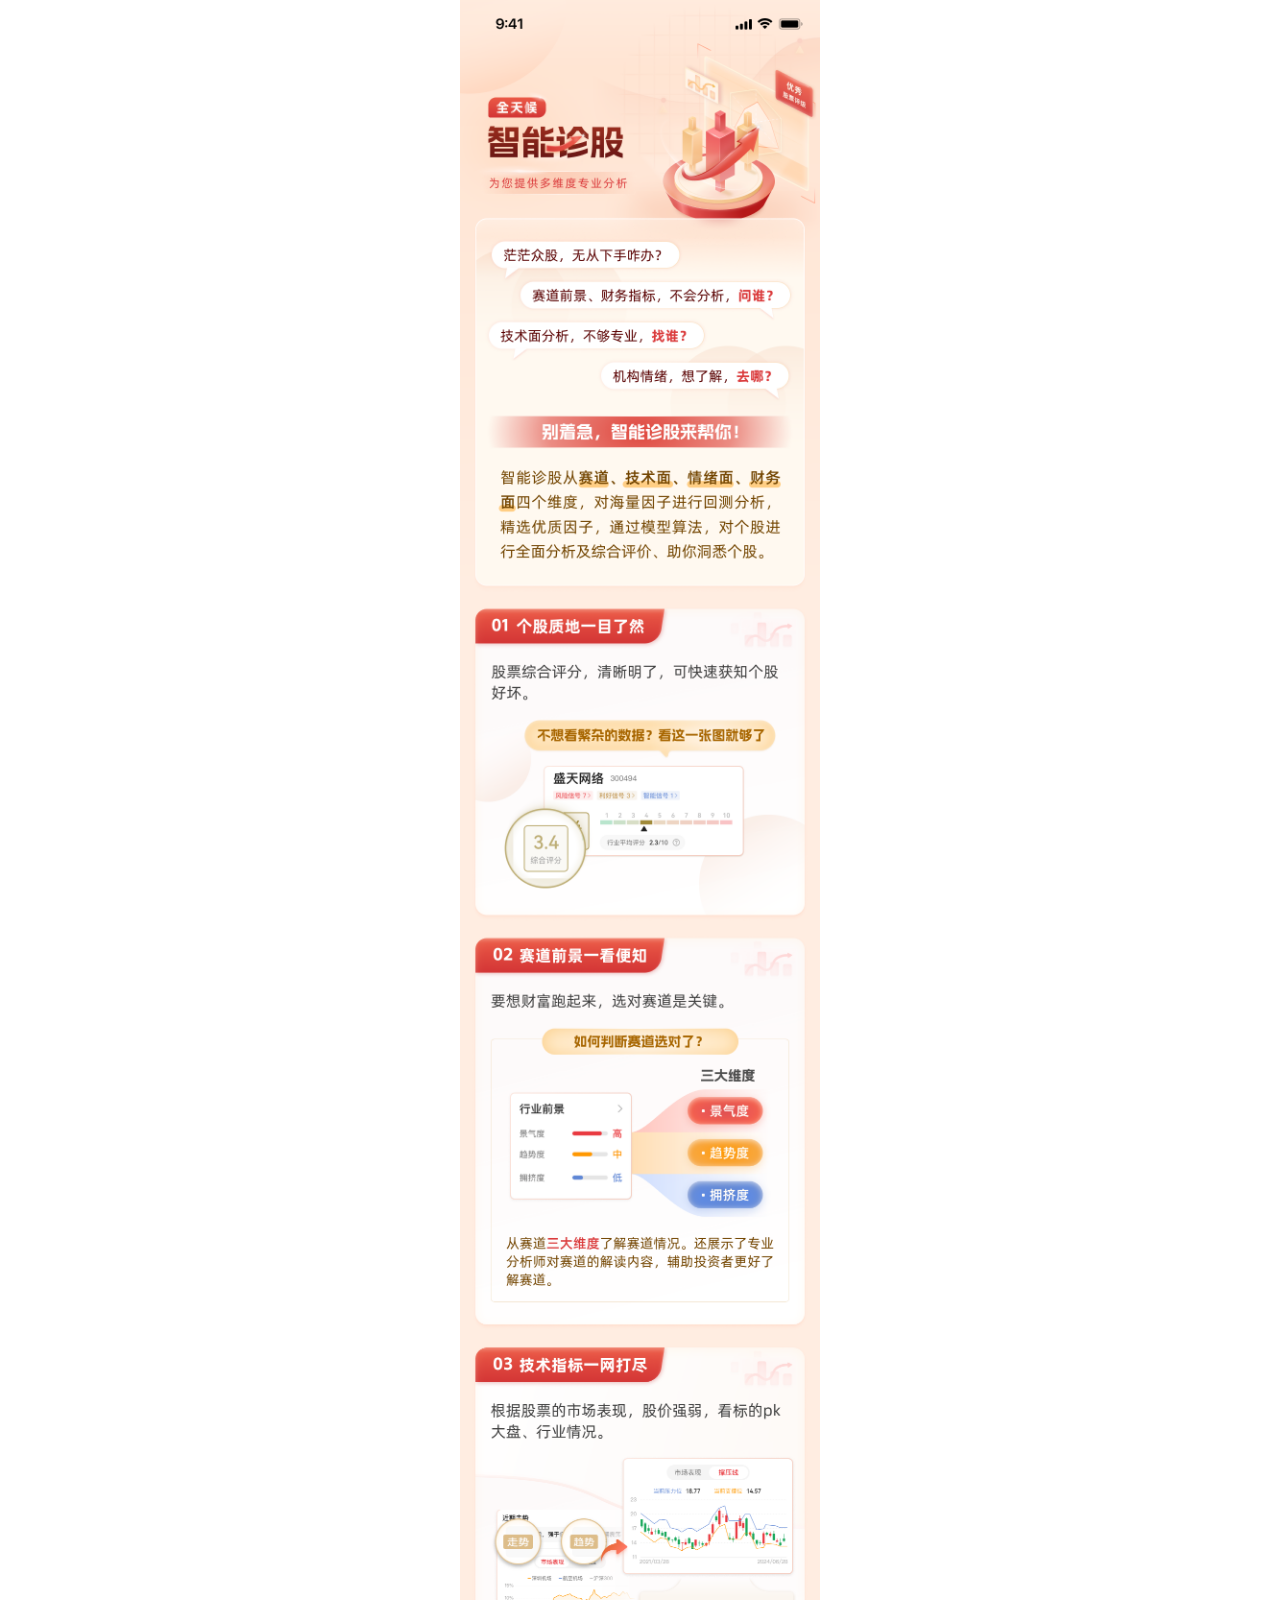
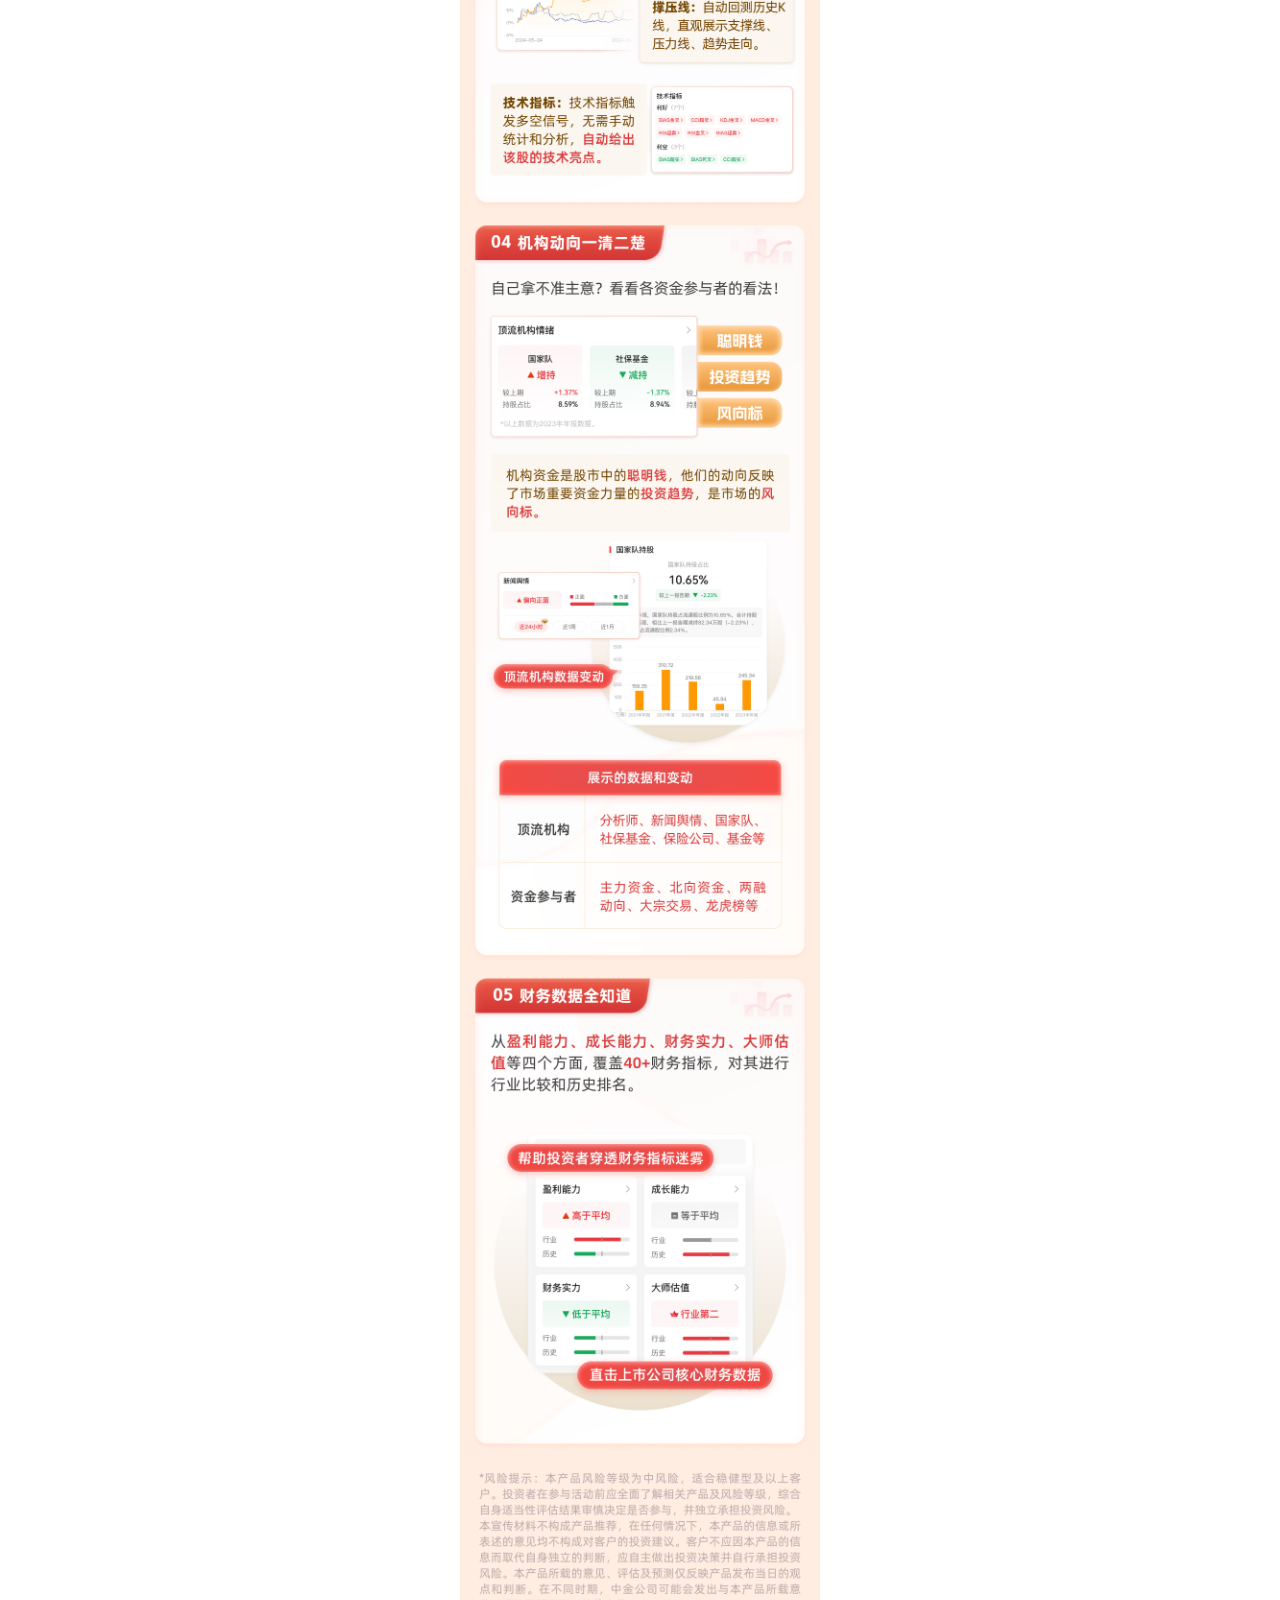
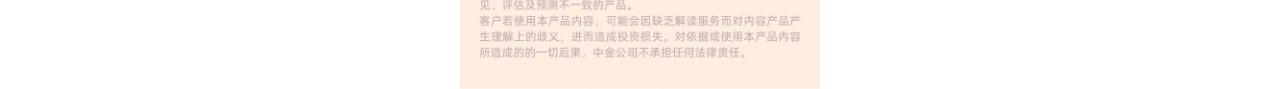
<file: files/Poster/Poster.html>
<!DOCTYPE html>
<html lang="zh-CN">

<head>
    <meta charset="UTF-8">
    <meta name="viewport" content="width=device-width, initial-scale=1.0">
    <title>智能诊股图片展示</title>
    <style>
        body {
            margin: 0;
            padding: 0;
            display: flex;
            flex-direction: column;
            align-items: center;
            min-height: 100vh;
        }

        .image-container {
            display: flex;
            flex-direction: column;
        }

        .image-container img {
            width: 100%;
            height: auto;
            object-fit: contain;
        }

        /* 媒体查询，针对电脑屏幕 */
        @media (min-width: 768px) {
            .image-container {
                max-width: 360px; /* 可以根据需要调整最大宽度 */
            }
        }
    </style>
</head>

<body>
    <div class="image-container">
        <img src="智能诊股01.png" alt="智能诊股01">
        <img src="智能诊股02.png" alt="智能诊股02">
        <img src="智能诊股03.png" alt="智能诊股03">
    </div>
</body>

</html>
</file>
